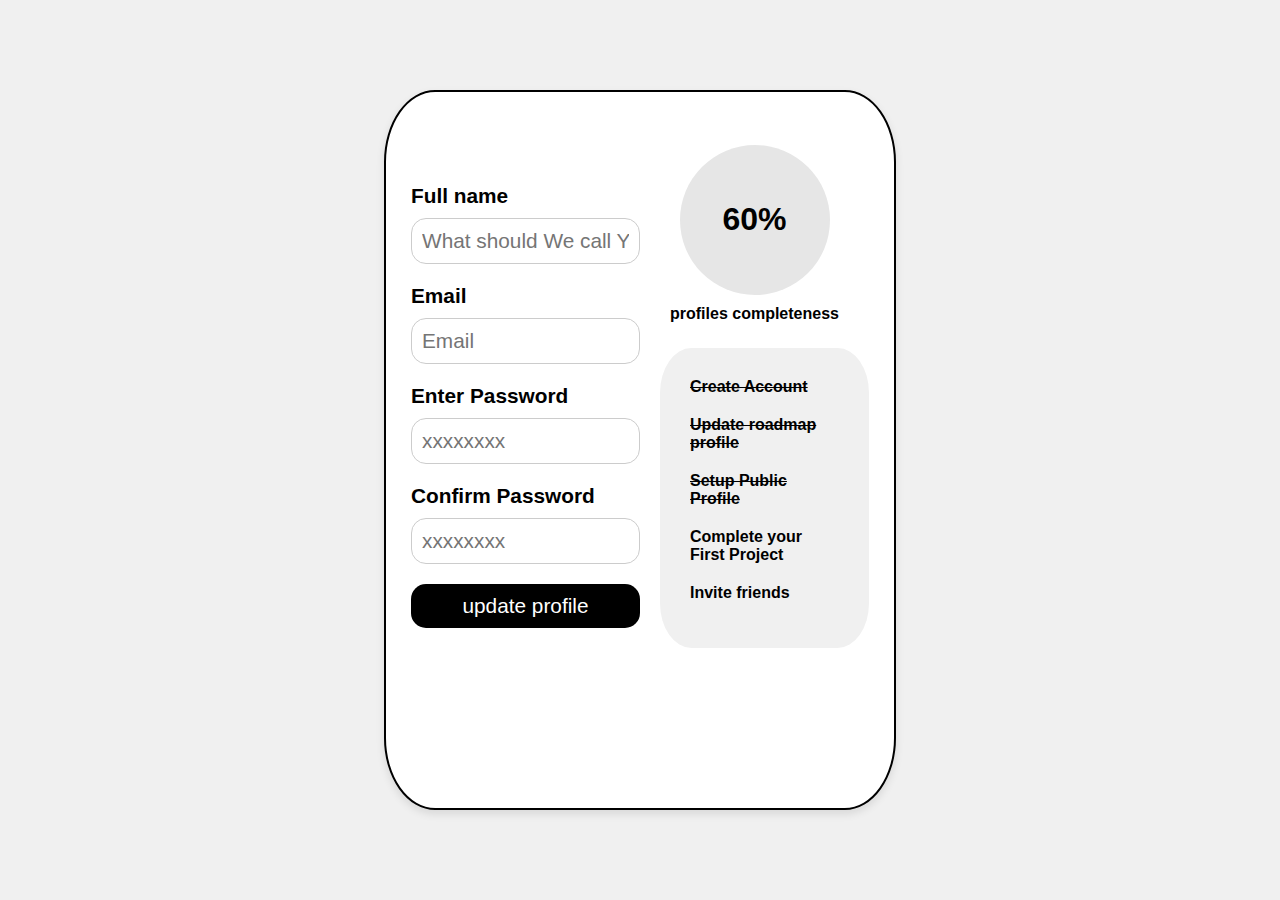
<file: Accessible_Form_UI/index.html>
<!DOCTYPE html>
<html lang="en">
<head>
    <meta charset="UTF-8">
    <meta name="viewport" content="width=device-width, initial-scale=1.0">
    <link rel="stylesheet" href="style.css">
    <title>Accessible Form UI</title>
</head>
<body>
    <main>
        <form action="" class="formulaire">
            <label for="full_name">Full name</label>
            <input type="text" name="full_name" id="Fname" placeholder="What should We call You ?" required>
            <label for="email"> Email</label>
            <input type="email" name="email" id="email" placeholder="Email" required aria-autocomplete="both">
            <label for="firtPassword">Enter Password</label>
            <input type="password" name="firtPassword" id="firtPassword" placeholder="xxxxxxxx" aria-required="true" required>
            <label for="2ndPassword">Confirm Password</label>
            <input type="password" name="2ndPassword" id="2ndPassword" placeholder="xxxxxxxx" required>
            <input type="submit" value="update profile" class="btn">
        </form>
        <div class="progress-container">
            <div class="circular-progress">
                <span class="progress-value">60%</span>
            </div>
            <p class="progress-text">profiles completeness</p>
            <span class="to-do-list">
               <p class="to-do t-1">Create Account</p>
               <p class="to-do t-2">Update roadmap profile</p>
               <p class="to-do t-3">Setup Public Profile</p>
               <p class="to-do t-4">Complete your First Project</p>
               <p class="to-do t-5"> Invite friends</p>
            </span>
           </span>
        </div>
    </main>
</body>
</html>
</file>
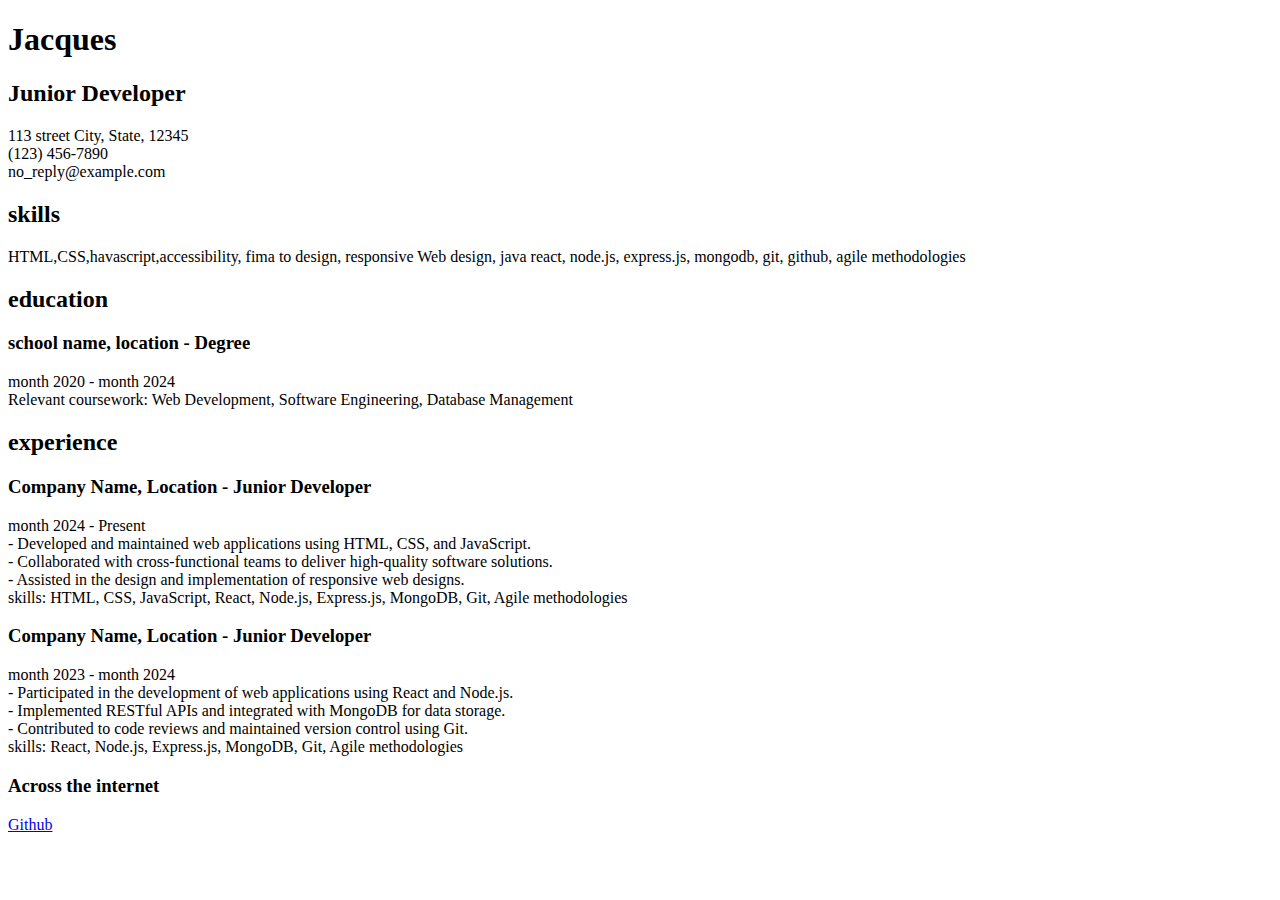
<file: Single-Page CV/index.html>
<!DOCTYPE html>
<html lang="en">
<head>
    <meta charset="UTF-8">
    <meta name="viewport" content="width=device-width, initial-scale=1.0">
    <meta name="description" content="Single Page CV of Jacques, a Junior Developer.">
    <meta name="keywords" content="Junior Developer, HTML, CSS, JavaScript, Resume, Web Development">
    <meta name="author" content="Jacques">

    <link rel="icon" href="favicon.ico" type="image/x-icon">
    <title>Jacques CV</title>
</head>
<body>
    <header>
       <h1>Jacques</h1>
        <h2>Junior Developer</h2>
        <span class = info>
            113 street
            City, State, 12345<br>
            (123) 456-7890<br>
            no_reply@example.com
        </span>
    </header>
    <div class="container">
        <span class="skills">
            <h2>skills</h2>

            HTML,CSS,havascript,accessibility, fima to design, responsive Web design, java 
            react, node.js, express.js, mongodb, git, github, agile methodologies
        </span>

        <span class="education">
            <h2>education</h2>
            <h3>school name, location - Degree</h3>
            month 2020 - month 2024<br>
            Relevant coursework: Web Development, Software Engineering, Database Management<br>
        </span>

        <span class="experience">
            <h2>experience</h2>
            <h3>Company Name, Location - Junior Developer</h3>
            month 2024 - Present<br>
            - Developed and maintained web applications using HTML, CSS, and JavaScript.<br>
            - Collaborated with cross-functional teams to deliver high-quality software solutions.<br>
            - Assisted in the design and implementation of responsive web designs.<br>
            skills: HTML, CSS, JavaScript, React, Node.js, Express.js, MongoDB, Git, Agile methodologies<br>
        

            <h3>Company Name, Location - Junior Developer</h3>
            month 2023 - month 2024<br>
                - Participated in the development of web applications using React and Node.js.<br>
                - Implemented RESTful APIs and integrated with MongoDB for data storage.<br>
                - Contributed to code reviews and maintained version control using Git.<br>
                skills: React, Node.js, Express.js, MongoDB, Git, Agile methodologies<br>
        </span>

        <span class="link">
            <h3>Across the internet</h3>
            <a href="https://github.com/Jsupra">Github</a>
        </span>
    </div>

</body>
</html>
</file>
<file: Accessible_Form_UI/style.css>
*{
    margin: 0;
    padding: 0;
    box-sizing: border-box;
}

body{
    background-color: #f0f0f0;
    font-family: Arial, sans-serif;
}

p{
    font-size: 1rem;
    color: black;
    font-weight: bold ;
}

main{
    display: flex;
    flex-direction: row;
    justify-content: space-between;
    align-items: center;
    position: absolute;
    top: 50%;
    left: 50%;
    transform: translate(-50%, -50%);
    border: 2px solid #000;
    padding: 25px;
    width: 40%;
    height: 80vh;
    border-radius: 10%;
    background-color: white;
    box-shadow: 0 4px 8px rgba(0, 0, 0, 0.1);
}



form{
    display: flex;
    flex-direction: column;
    height: 80%;
    width: 50%;
}


label{
    margin-bottom: 10px;
    font-weight: bold;
    font-size: 1.3rem;
    font-family: Arial, sans-serif;
}

input{
    padding: 10px;
    margin-bottom: 20px;
    border: 1px solid #ccc;
    border-radius: 15px;
    font-size: 1.3rem;
    font-family: Arial, sans-serif;
}

.btn{
    padding: 10px;
    border: none;
    border-radius: 15px;
    background-color: black;
    color: white;
    font-size: 1.3rem;
    cursor: pointer;
    transition: background-color 0.3s ease;
}

.btn:hover{
    transform: translate(-2px, -2px);
    transition: transform 0.3s ease;
}



.progress-container{
  display: flex;
  flex-direction: column;
  align-items: center;
  height: 100%;
  width: 50%;
  margin-top: 55px;
}

.circular-progress {
    position: relative;
    width: 150px;
    height: 150px;
    border-radius: 50%;
    background-color: #e6e6e6; /* Couleur de la barre vide */
    display: flex;
    justify-content: center;
    align-items: center;
}
  
.progress-value {
   font-size: 2em;
   font-weight: bold;
   color: black;
}


.progress-text{
    margin-top: 10px;
}


.to-do-list{
    background-color: #f0f0f0;
    display: flex;
    flex-direction: column;
    border-radius: 15%;
    padding: 20px;
    margin-top: 25px;
    margin-left: 20px;
    height: 300px;

}


.to-do{
    margin: 10px;
    text-decoration: line-through;
}

.t-5, .t-4{
    text-decoration: none;
}
</file>
